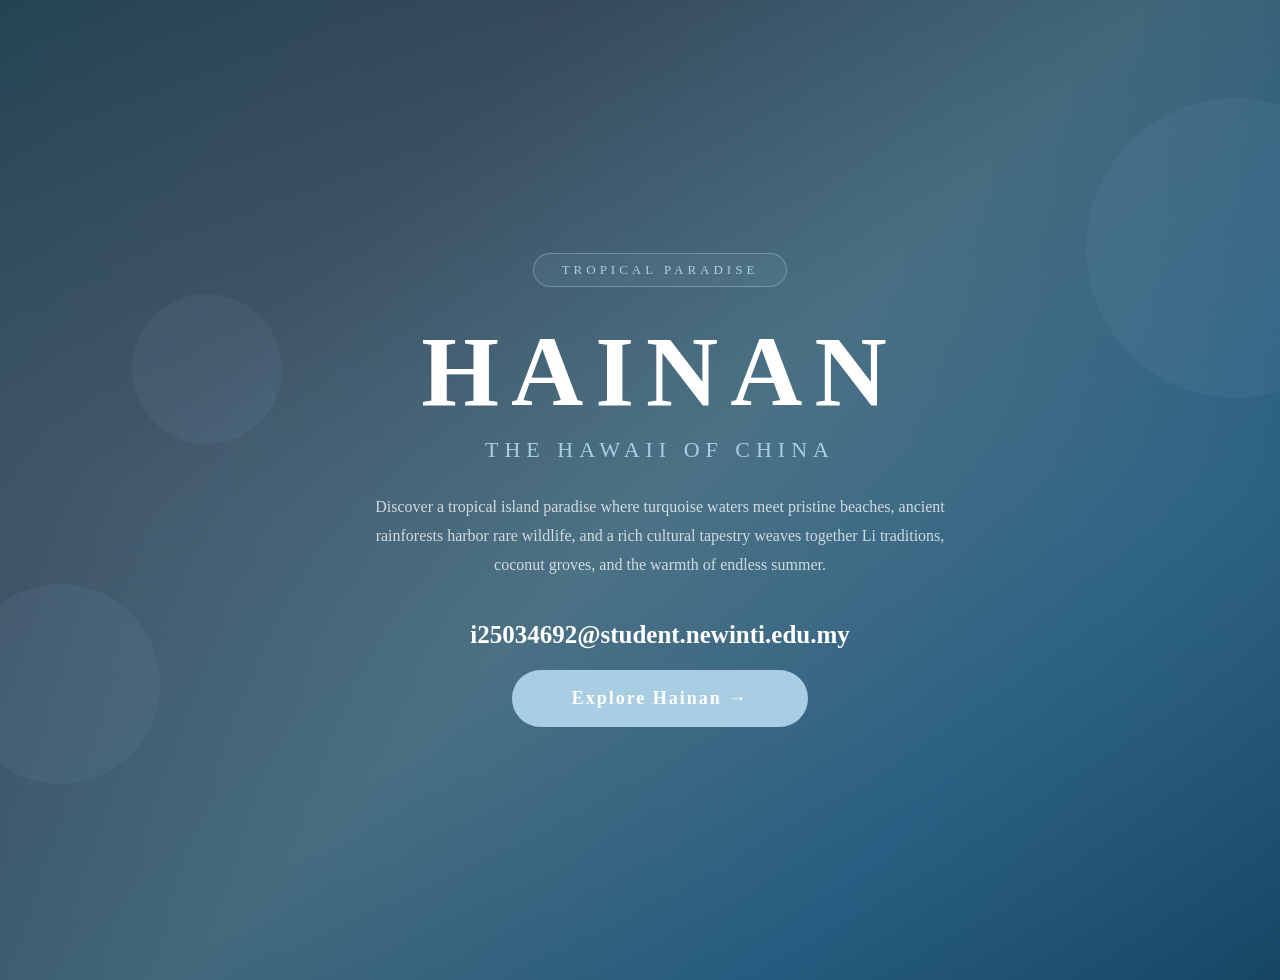
<file: index.html>
<!DOCTYPE html>
<html lang="en">
<head>
<!-- Google tag (gtag.js) -->
<script async src="https://www.googletagmanager.com/gtag/js?id=G-0PM8K6JWMS"></script>
<script>
  window.dataLayer = window.dataLayer || [];
  function gtag(){dataLayer.push(arguments);}
  gtag('js', new Date());

  gtag('config', 'G-0PM8K6JWMS');
</script>
    <meta charset="UTF-8">
    <meta name="viewport" content="width=device-width, initial-scale=1.0">
    <title>Hainan - The Hawaii of China</title>
    <link rel="stylesheet" href="./css/common.css">
    <link rel="stylesheet" href="./css/welcome.css">
</head>
<body>
    <div class="welcome-page">
        <div class="floating-shapes">
            <div class="shape shape-1"></div>
            <div class="shape shape-2"></div>
            <div class="shape shape-3"></div>
        </div>
        <div class="welcome-content">
            <div class="welcome-badge">Tropical Paradise</div>
            <h1 class="welcome-title">HAINAN</h1>
            <p class="welcome-subtitle">The Hawaii of China</p>
            <p class="welcome-desc">
                Discover a tropical island paradise where turquoise waters meet pristine beaches, 
                ancient rainforests harbor rare wildlife, and a rich cultural tapestry weaves together 
                Li traditions, coconut groves, and the warmth of endless summer.
            </p>
            <p style="font-weight: 900;color: white;line-height: 70px;font-size: 25px;">
                i25034692@student.newinti.edu.my
            </p>
            <a href="home.html" class="welcome-btn">Explore Hainan &rarr;</a>
        </div>
    </div>
</body>
</html>
</file>
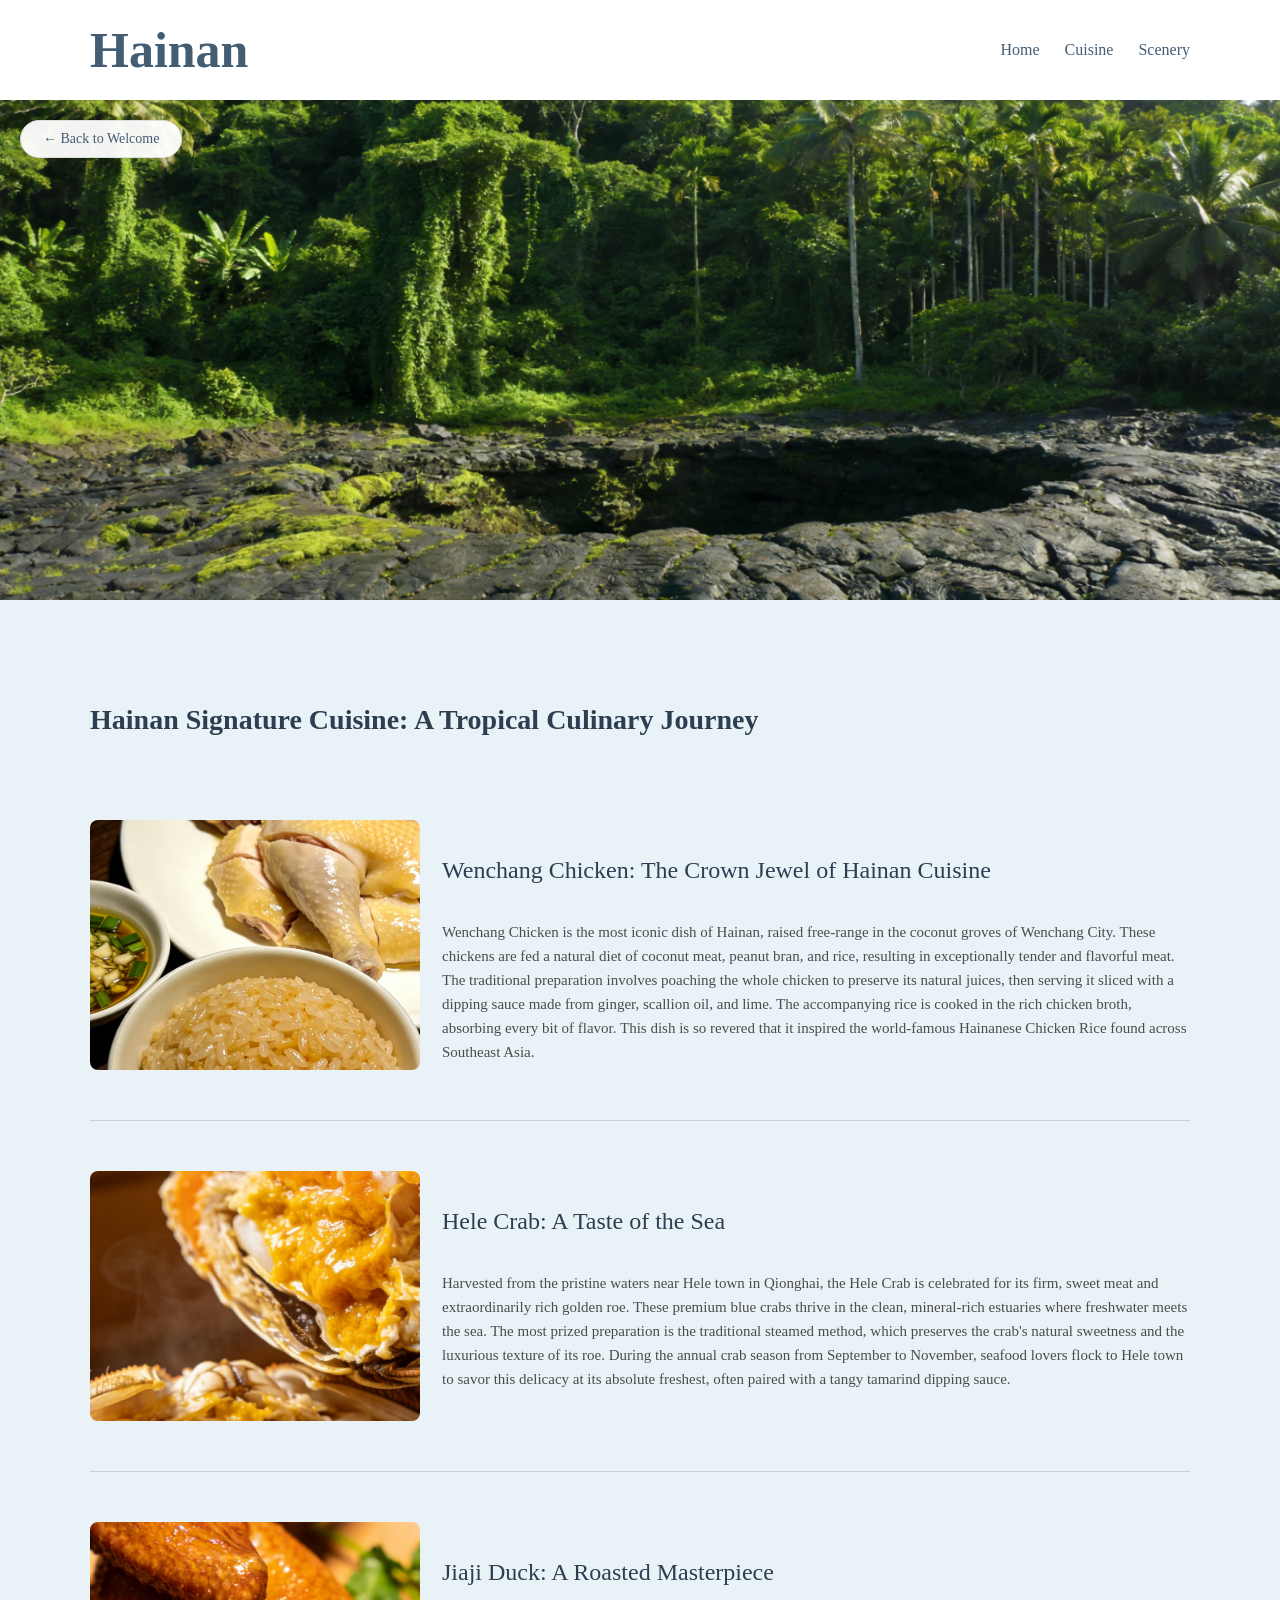
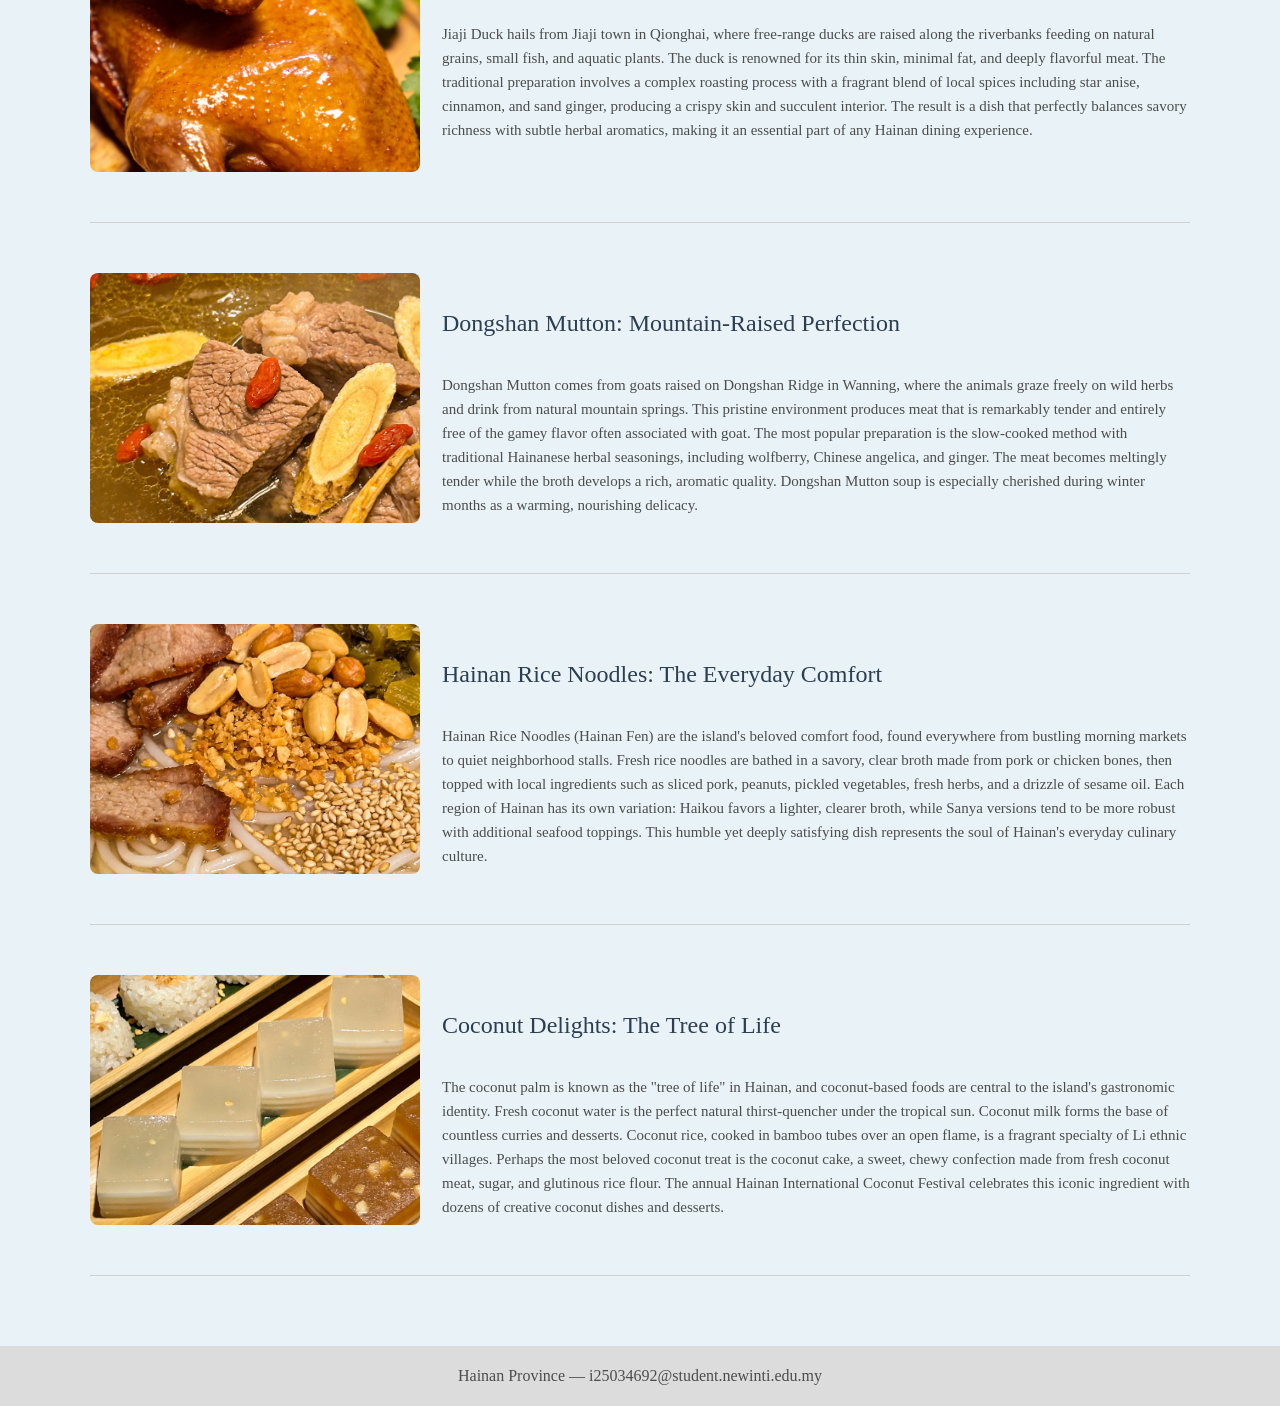
<file: food.html>
<!DOCTYPE html>
<html lang="en">
<head>
    <meta charset="UTF-8">
    <meta name="viewport" content="width=device-width, initial-scale=1.0">
    <title>Hainan - Signature Cuisine</title>
    <link rel="stylesheet" href="./css/common.css">
    <link rel="stylesheet" href="./css/food.css">
</head>
<body>
    <a href="index.html" class="back-btn">&larr; Back to Welcome</a>

    <div class="head">
        <header>
            <h1 class="logo">Hainan</h1>
            <nav>
                <a href="home.html">Home</a><a href="food.html">Cuisine</a><a href="scenery.html">Scenery</a>
            </nav>
        </header>
    </div>

    <div class="banner2"></div>

    <div class="xisu">
        <h1>Hainan Signature Cuisine: A Tropical Culinary Journey</h1>

        <div class="program">
            <img src="./images/f1.png" alt="Wenchang Chicken">
            <div class="program-content">
                <div class="program-title">Wenchang Chicken: The Crown Jewel of Hainan Cuisine</div>
                <div class="program-description">
                    Wenchang Chicken is the most iconic dish of Hainan, raised free-range in the coconut groves of Wenchang City. These chickens are fed a natural diet of coconut meat, peanut bran, and rice, resulting in exceptionally tender and flavorful meat. The traditional preparation involves poaching the whole chicken to preserve its natural juices, then serving it sliced with a dipping sauce made from ginger, scallion oil, and lime. The accompanying rice is cooked in the rich chicken broth, absorbing every bit of flavor. This dish is so revered that it inspired the world-famous Hainanese Chicken Rice found across Southeast Asia.
                </div>
            </div>
        </div>

        <div class="program">
            <img src="./images/f2.png" alt="Hele Crab">
            <div class="program-content">
                <div class="program-title">Hele Crab: A Taste of the Sea</div>
                <div class="program-description">
                    Harvested from the pristine waters near Hele town in Qionghai, the Hele Crab is celebrated for its firm, sweet meat and extraordinarily rich golden roe. These premium blue crabs thrive in the clean, mineral-rich estuaries where freshwater meets the sea. The most prized preparation is the traditional steamed method, which preserves the crab's natural sweetness and the luxurious texture of its roe. During the annual crab season from September to November, seafood lovers flock to Hele town to savor this delicacy at its absolute freshest, often paired with a tangy tamarind dipping sauce.
                </div>
            </div>
        </div>

        <div class="program">
            <img src="./images/f3.png" alt="Jiaji Duck">
            <div class="program-content">
                <div class="program-title">Jiaji Duck: A Roasted Masterpiece</div>
                <div class="program-description">
                    Jiaji Duck hails from Jiaji town in Qionghai, where free-range ducks are raised along the riverbanks feeding on natural grains, small fish, and aquatic plants. The duck is renowned for its thin skin, minimal fat, and deeply flavorful meat. The traditional preparation involves a complex roasting process with a fragrant blend of local spices including star anise, cinnamon, and sand ginger, producing a crispy skin and succulent interior. The result is a dish that perfectly balances savory richness with subtle herbal aromatics, making it an essential part of any Hainan dining experience.
                </div>
            </div>
        </div>

        <div class="program">
            <img src="./images/f4.png" alt="Dongshan Mutton">
            <div class="program-content">
                <div class="program-title">Dongshan Mutton: Mountain-Raised Perfection</div>
                <div class="program-description">
                    Dongshan Mutton comes from goats raised on Dongshan Ridge in Wanning, where the animals graze freely on wild herbs and drink from natural mountain springs. This pristine environment produces meat that is remarkably tender and entirely free of the gamey flavor often associated with goat. The most popular preparation is the slow-cooked method with traditional Hainanese herbal seasonings, including wolfberry, Chinese angelica, and ginger. The meat becomes meltingly tender while the broth develops a rich, aromatic quality. Dongshan Mutton soup is especially cherished during winter months as a warming, nourishing delicacy.
                </div>
            </div>
        </div>

        <div class="program">
            <img src="./images/f5.png" alt="Hainan Rice Noodles">
            <div class="program-content">
                <div class="program-title">Hainan Rice Noodles: The Everyday Comfort</div>
                <div class="program-description">
                    Hainan Rice Noodles (Hainan Fen) are the island's beloved comfort food, found everywhere from bustling morning markets to quiet neighborhood stalls. Fresh rice noodles are bathed in a savory, clear broth made from pork or chicken bones, then topped with local ingredients such as sliced pork, peanuts, pickled vegetables, fresh herbs, and a drizzle of sesame oil. Each region of Hainan has its own variation: Haikou favors a lighter, clearer broth, while Sanya versions tend to be more robust with additional seafood toppings. This humble yet deeply satisfying dish represents the soul of Hainan's everyday culinary culture.
                </div>
            </div>
        </div>

        <div class="program">
            <img src="./images/f6.png" alt="Coconut Delights">
            <div class="program-content">
                <div class="program-title">Coconut Delights: The Tree of Life</div>
                <div class="program-description">
                    The coconut palm is known as the "tree of life" in Hainan, and coconut-based foods are central to the island's gastronomic identity. Fresh coconut water is the perfect natural thirst-quencher under the tropical sun. Coconut milk forms the base of countless curries and desserts. Coconut rice, cooked in bamboo tubes over an open flame, is a fragrant specialty of Li ethnic villages. Perhaps the most beloved coconut treat is the coconut cake, a sweet, chewy confection made from fresh coconut meat, sugar, and glutinous rice flour. The annual Hainan International Coconut Festival celebrates this iconic ingredient with dozens of creative coconut dishes and desserts.
                </div>
            </div>
        </div>
    </div>

    <footer>Hainan Province &mdash; i25034692@student.newinti.edu.my</footer>
</body>
</html>
</file>
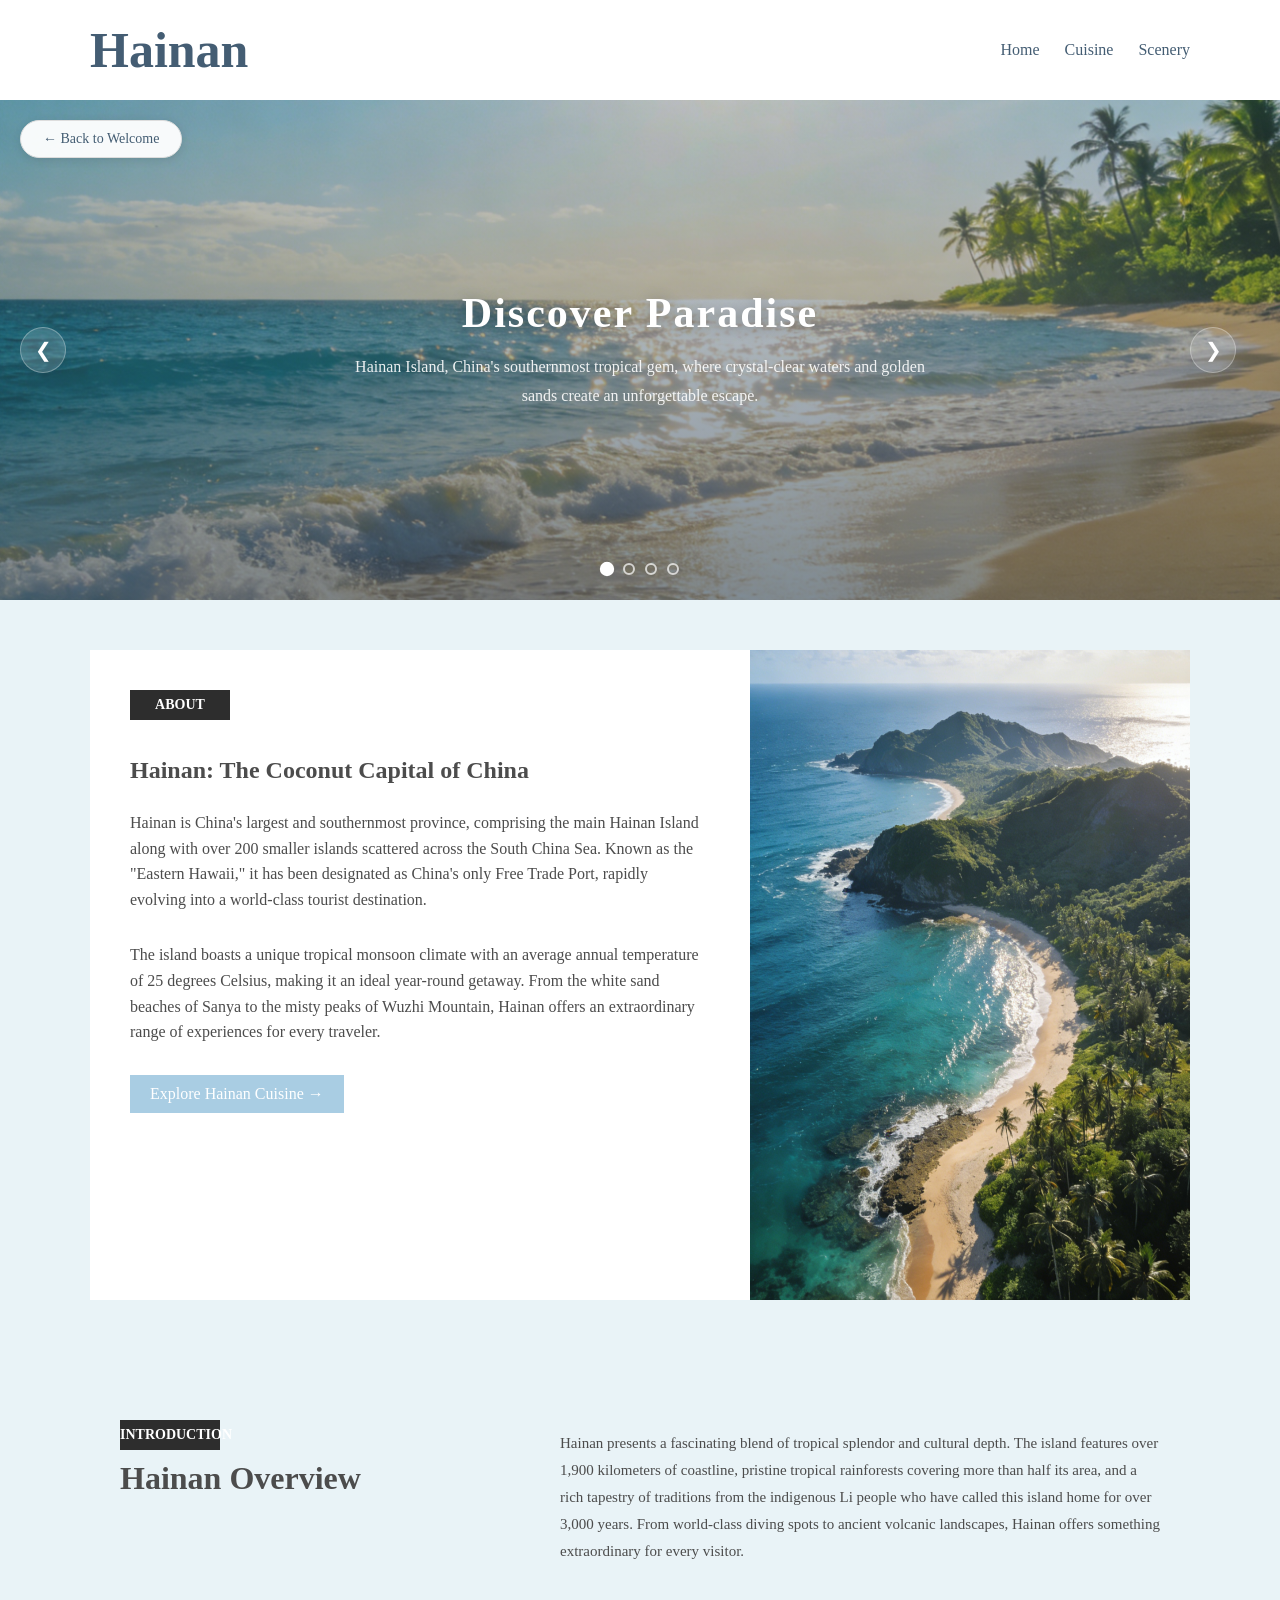
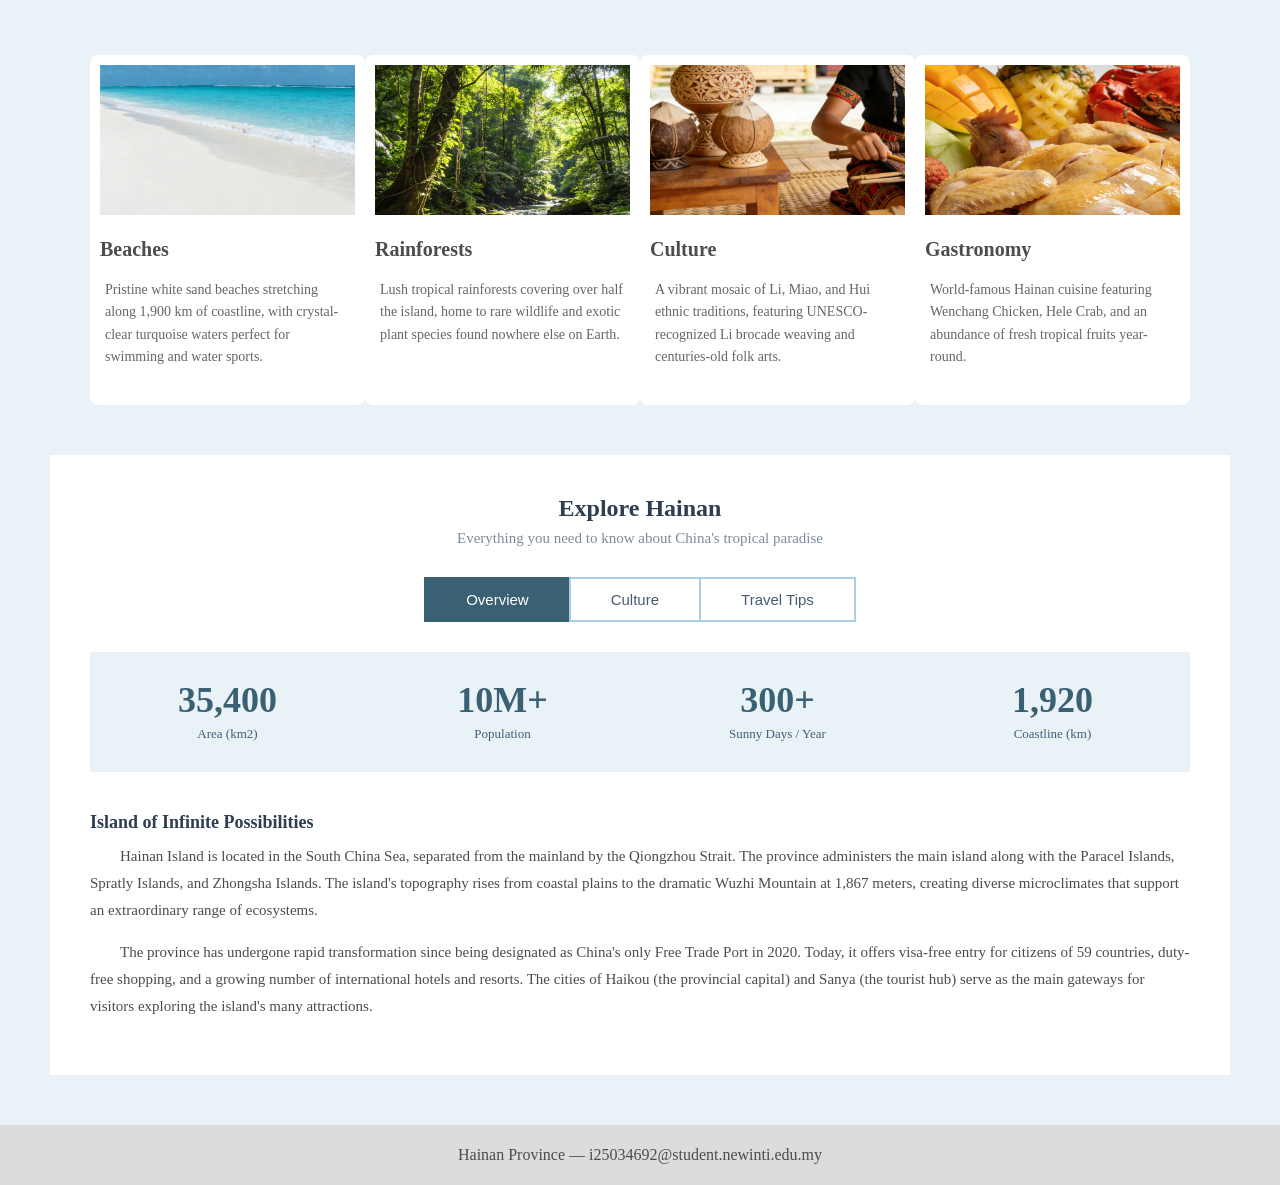
<file: home.html>
<!DOCTYPE html>
<html lang="en">
<head>
    <meta charset="UTF-8">
    <meta name="viewport" content="width=device-width, initial-scale=1.0">
    <title>Hainan - Home</title>
    <link rel="stylesheet" href="./css/common.css">
    <link rel="stylesheet" href="./css/home.css">
</head>
<body>
    <a href="index.html" class="back-btn">&larr; Back to Welcome</a>

    <div class="head">
        <header>
            <h1 class="logo">Hainan</h1>
            <nav>
                <a href="home.html">Home</a><a href="food.html">Cuisine</a><a href="scenery.html">Scenery</a>
            </nav>
        </header>
    </div>

    <div class="carousel">
        <div class="carousel-track" id="carouselTrack">
            <div class="carousel-slide" style="background-image: url(./images/ban1.png);">
                <div class="slide-content">
                    <h2>Discover Paradise</h2>
                    <p>Hainan Island, China's southernmost tropical gem, where crystal-clear waters and golden sands create an unforgettable escape.</p>
                </div>
            </div>
            <div class="carousel-slide" style="background-image: url(./images/ban2.png);">
                <div class="slide-content">
                    <h2>Tropical Wonders</h2>
                    <p>From lush rainforests to volcanic landscapes, Hainan offers breathtaking natural wonders waiting to be explored.</p>
                </div>
            </div>
            <div class="carousel-slide" style="background-image: url(./images/ban3.png);">
                <div class="slide-content">
                    <h2>Rich Cultural Heritage</h2>
                    <p>Experience the vibrant traditions of Li and Miao ethnic groups, ancient pottery, and the timeless art of coconut carving.</p>
                </div>
            </div>
            <div class="carousel-slide" style="background-image: url(./images/ban4.png);">
                <div class="slide-content">
                    <h2>Endless Summer</h2>
                    <p>With year-round sunshine and average temperatures of 25 degrees, Hainan is your perfect year-round getaway destination.</p>
                </div>
            </div>
        </div>
        <div class="carousel-dots" id="carouselDots">
            <button class="carousel-dot active" data-index="0"></button>
            <button class="carousel-dot" data-index="1"></button>
            <button class="carousel-dot" data-index="2"></button>
            <button class="carousel-dot" data-index="3"></button>
        </div>
        <div class="carousel-arrows">
            <button class="carousel-arrow" id="prevBtn">&#10094;</button>
            <button class="carousel-arrow" id="nextBtn">&#10095;</button>
        </div>
    </div>

    <div class="about">
        <div class="content">
            <h2 class="tit">ABOUT</h2>
            <h1>Hainan: The Coconut Capital of China</h1>
            <p>Hainan is China's largest and southernmost province, comprising the main Hainan Island along with over 200 smaller islands scattered across the South China Sea. Known as the "Eastern Hawaii," it has been designated as China's only Free Trade Port, rapidly evolving into a world-class tourist destination.</p>
            <p>The island boasts a unique tropical monsoon climate with an average annual temperature of 25 degrees Celsius, making it an ideal year-round getaway. From the white sand beaches of Sanya to the misty peaks of Wuzhi Mountain, Hainan offers an extraordinary range of experiences for every traveler.</p>
            
            <a href="food.html" class="button">Explore Hainan Cuisine &rarr;</a>
        </div>
        <div class="image">
            <img src="./images/1.png" alt="Hainan Island">
        </div>
    </div>

    <div class="re">
        <div class="rez">
            <h2 class="tit">INTRODUCTION</h2>
            <h1>Hainan Overview</h1>
        </div>
        <div class="ht">
            <p>Hainan presents a fascinating blend of tropical splendor and cultural depth. The island features over 1,900 kilometers of coastline, pristine tropical rainforests covering more than half its area, and a rich tapestry of traditions from the indigenous Li people who have called this island home for over 3,000 years. From world-class diving spots to ancient volcanic landscapes, Hainan offers something extraordinary for every visitor.</p>
        </div>
    </div>
    <div class="clear"></div>

    <div class="gallery">
        <div class="gallery-container">
            <div class="image-container">
                <img src="./images/2.png" alt="Tropical Beach">
                <div class="caption">Beaches</div>
                <p class="desc">Pristine white sand beaches stretching along 1,900 km of coastline, with crystal-clear turquoise waters perfect for swimming and water sports.</p>
            </div>
            <div class="image-container">
                <img src="./images/3.png" alt="Rainforest">
                <div class="caption">Rainforests</div>
                <p class="desc">Lush tropical rainforests covering over half the island, home to rare wildlife and exotic plant species found nowhere else on Earth.</p>
            </div>
            <div class="image-container">
                <img src="./images/4.png" alt="Cultural Heritage">
                <div class="caption">Culture</div>
                <p class="desc">A vibrant mosaic of Li, Miao, and Hui ethnic traditions, featuring UNESCO-recognized Li brocade weaving and centuries-old folk arts.</p>
            </div>
            <div class="image-container">
                <img src="./images/5.png" alt="Gastronomy">
                <div class="caption">Gastronomy</div>
                <p class="desc">World-famous Hainan cuisine featuring Wenchang Chicken, Hele Crab, and an abundance of fresh tropical fruits year-round.</p>
            </div>
        </div>
    </div>

    <div class="tab-section">
        <div class="tab-section-header">
            <h2>Explore Hainan</h2>
            <p>Everything you need to know about China's tropical paradise</p>
        </div>
        <div class="tab-nav">
            <button class="tab-btn active" data-tab="overview">Overview</button>
            <button class="tab-btn" data-tab="culture">Culture</button>
            <button class="tab-btn" data-tab="tips">Travel Tips</button>
        </div>

        <div class="tab-panel active" id="panel-overview">
            <div class="stats-row">
                <div class="stat-card">
                    <div class="stat-number">35,400</div>
                    <div class="stat-label">Area (km2)</div>
                </div>
                <div class="stat-card">
                    <div class="stat-number">10M+</div>
                    <div class="stat-label">Population</div>
                </div>
                <div class="stat-card">
                    <div class="stat-number">300+</div>
                    <div class="stat-label">Sunny Days / Year</div>
                </div>
                <div class="stat-card">
                    <div class="stat-number">1,920</div>
                    <div class="stat-label">Coastline (km)</div>
                </div>
            </div>
            <div class="tab-content-text">
                <h3>Island of Infinite Possibilities</h3>
                <p>Hainan Island is located in the South China Sea, separated from the mainland by the Qiongzhou Strait. The province administers the main island along with the Paracel Islands, Spratly Islands, and Zhongsha Islands. The island's topography rises from coastal plains to the dramatic Wuzhi Mountain at 1,867 meters, creating diverse microclimates that support an extraordinary range of ecosystems.</p>
                <p>The province has undergone rapid transformation since being designated as China's only Free Trade Port in 2020. Today, it offers visa-free entry for citizens of 59 countries, duty-free shopping, and a growing number of international hotels and resorts. The cities of Haikou (the provincial capital) and Sanya (the tourist hub) serve as the main gateways for visitors exploring the island's many attractions.</p>
            </div>
        </div>

        <div class="tab-panel" id="panel-culture">
            <div class="tab-content-text">
                <h3>A Living Cultural Heritage</h3>
                <p>Hainan's cultural identity is shaped by over three millennia of Li civilization, waves of mainland Chinese immigration, and centuries of maritime trade. This unique convergence has produced a cultural landscape unlike anywhere else in China, where ancient animist traditions coexist with Buddhist temples, Confucian academies, and Islamic mosques built by Hui traders centuries ago.</p>
            </div>
            <div class="culture-list">
                <div class="culture-item">
                    <h4>Li Brocade Weaving</h4>
                    <p>A 3,000-year-old textile tradition recognized by UNESCO as Intangible Cultural Heritage. Li women create intricate patterns on backstrap looms using natural dyes, encoding myths and stories into every thread.</p>
                </div>
                <div class="culture-item">
                    <h4>Qiong Opera</h4>
                    <p>Hainan's premier traditional opera, originating in the Ming Dynasty. Performed in the Hainan dialect, it blends elegant melodies with vivid storytelling through song, dance, and drama.</p>
                </div>
                <div class="culture-item">
                    <h4>Coconut Carving</h4>
                    <p>A masterful craft transforming coconut shells into exquisite works of art. Each piece undergoes more than a dozen meticulous processes, blending Li ethnic motifs with marine-inspired designs.</p>
                </div>
                <div class="culture-item">
                    <h4>Danzhou Diaosheng</h4>
                    <p>A vibrant folk singing tradition from Danzhou featuring improvised male-female duets. During festivals, thousands of voices join together in spectacular communal celebrations.</p>
                </div>
                <div class="culture-item">
                    <h4>Li Pottery</h4>
                    <p>An ancient hand-molded pottery technique without a wheel, passed down through generations of Li women. These unglazed vessels preserve one of China's oldest ceramic traditions.</p>
                </div>
                <div class="culture-item">
                    <h4>Folk Festivals</h4>
                    <p>From the March Three Festival of the Li people to Dragon Boat races along coastal villages, Hainan's calendar is filled with celebrations honoring ancient customs.</p>
                </div>
            </div>
        </div>

        <div class="tab-panel" id="panel-tips">
            <div class="tab-content-text">
                <h3>Essential Travel Information</h3>
                <p>Planning a trip to Hainan? Here are the key things you need to know to make the most of your tropical island adventure, from getting there and finding accommodation to choosing the best activities and managing your budget.</p>
            </div>
            <div class="tips-grid">
                <div class="tip-card">
                    <h4>Getting There</h4>
                    <p>Hainan has two international airports: Haikou Meilan (HAK) and Sanya Phoenix (SYX). Direct flights available from Beijing, Shanghai, Guangzhou, and major cities worldwide. High-speed rail connects Haikou and Sanya in about 1.5 hours.</p>
                </div>
                <div class="tip-card">
                    <h4>Best Time to Visit</h4>
                    <p>November to April offers the most comfortable weather with temperatures around 24-28 degrees Celsius. Summer (May-October) brings heat and humidity but also lush greenery and lower hotel prices.</p>
                </div>
                <div class="tip-card">
                    <h4>Where to Stay</h4>
                    <p>Sanya's Yalong Bay for luxury beachfront resorts, Haikou for city convenience and culture, Wanning for surfing, and Boao for a quiet retreat. Budget hostels available in all major towns.</p>
                </div>
                <div class="tip-card">
                    <h4>Must-Try Activities</h4>
                    <p>Surfing at Riyue Bay, diving at Wuzhizhou Island, hiking Wuzhi Mountain, exploring Yanoda Rainforest canopy walkway, and visiting the 108-meter Guanyin statue at Nanshan.</p>
                </div>
                <div class="tip-card">
                    <h4>Duty-Free Shopping</h4>
                    <p>As a Free Trade Port, Hainan offers duty-free shopping on luxury goods, cosmetics, and electronics. Annual duty-free quota is 100,000 RMB per person. Main outlets in Haikou and Sanya.</p>
                </div>
                <div class="tip-card">
                    <h4>Budget Tips</h4>
                    <p>Street food is affordable and delicious, with meals from 15-30 RMB. Public buses connect major towns. Visit during summer for lower hotel rates. Many natural attractions are free or low-cost.</p>
                </div>
            </div>
        </div>
    </div>

    <footer>Hainan Province &mdash; i25034692@student.newinti.edu.my</footer>

    <script>
    (function() {
        var track = document.getElementById('carouselTrack');
        var dots = document.querySelectorAll('.carousel-dot');
        var prevBtn = document.getElementById('prevBtn');
        var nextBtn = document.getElementById('nextBtn');
        var current = 0;
        var total = 4;
        var interval;

        function goTo(index) {
            current = ((index % total) + total) % total;
            track.style.transform = 'translateX(-' + (current * 100) + '%)';
            for (var i = 0; i < dots.length; i++) {
                dots[i].classList.toggle('active', i === current);
            }
        }
        function startAuto() {
            interval = setInterval(function() { goTo(current + 1); }, 4500);
        }
        function resetAuto() {
            clearInterval(interval);
            startAuto();
        }
        prevBtn.addEventListener('click', function() { goTo(current - 1); resetAuto(); });
        nextBtn.addEventListener('click', function() { goTo(current + 1); resetAuto(); });
        for (var i = 0; i < dots.length; i++) {
            (function(idx) {
                dots[idx].addEventListener('click', function() { goTo(idx); resetAuto(); });
            })(i);
        }
        startAuto();

        var tabBtns = document.querySelectorAll('.tab-btn');
        var panels = document.querySelectorAll('.tab-panel');
        for (var j = 0; j < tabBtns.length; j++) {
            (function(btn) {
                btn.addEventListener('click', function() {
                    for (var k = 0; k < tabBtns.length; k++) tabBtns[k].classList.remove('active');
                    btn.classList.add('active');
                    for (var m = 0; m < panels.length; m++) panels[m].classList.remove('active');
                    document.getElementById('panel-' + btn.getAttribute('data-tab')).classList.add('active');
                });
            })(tabBtns[j]);
        }
    })();
    </script>
</body>
</html>
</file>
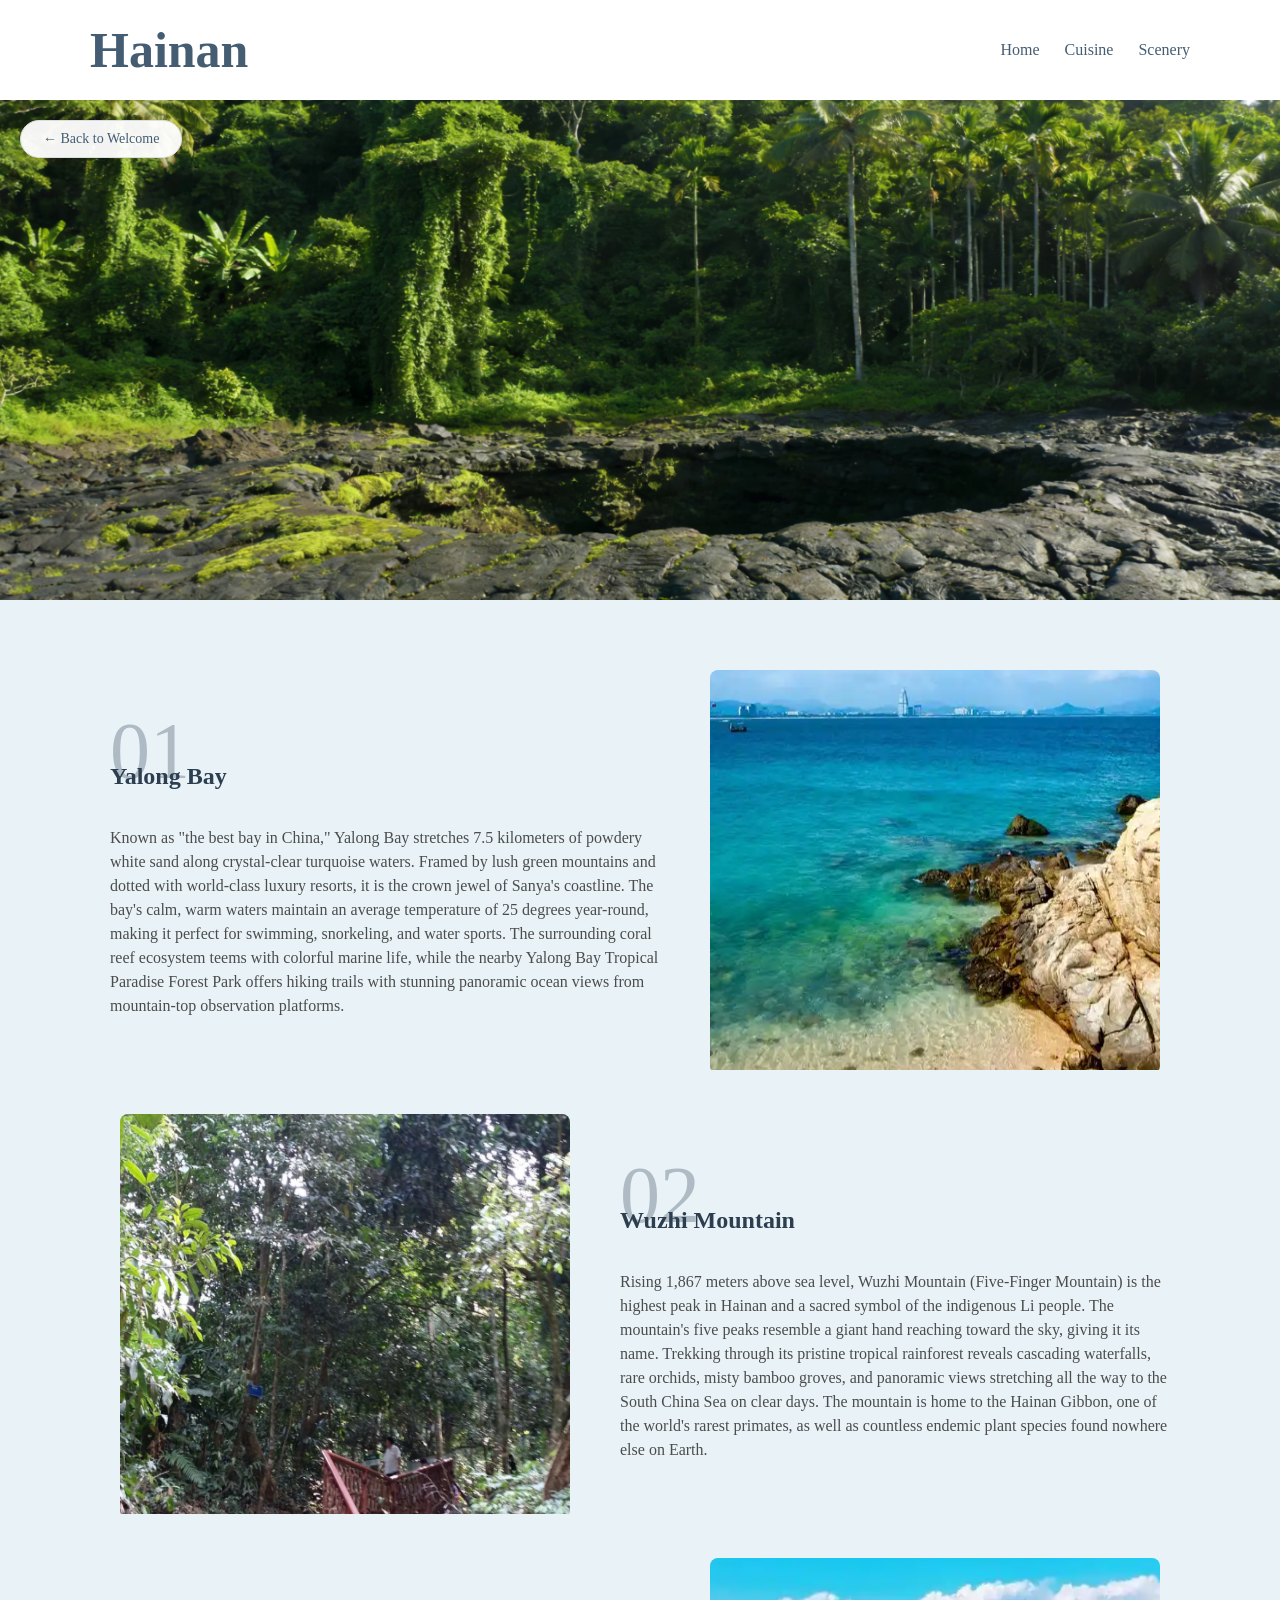
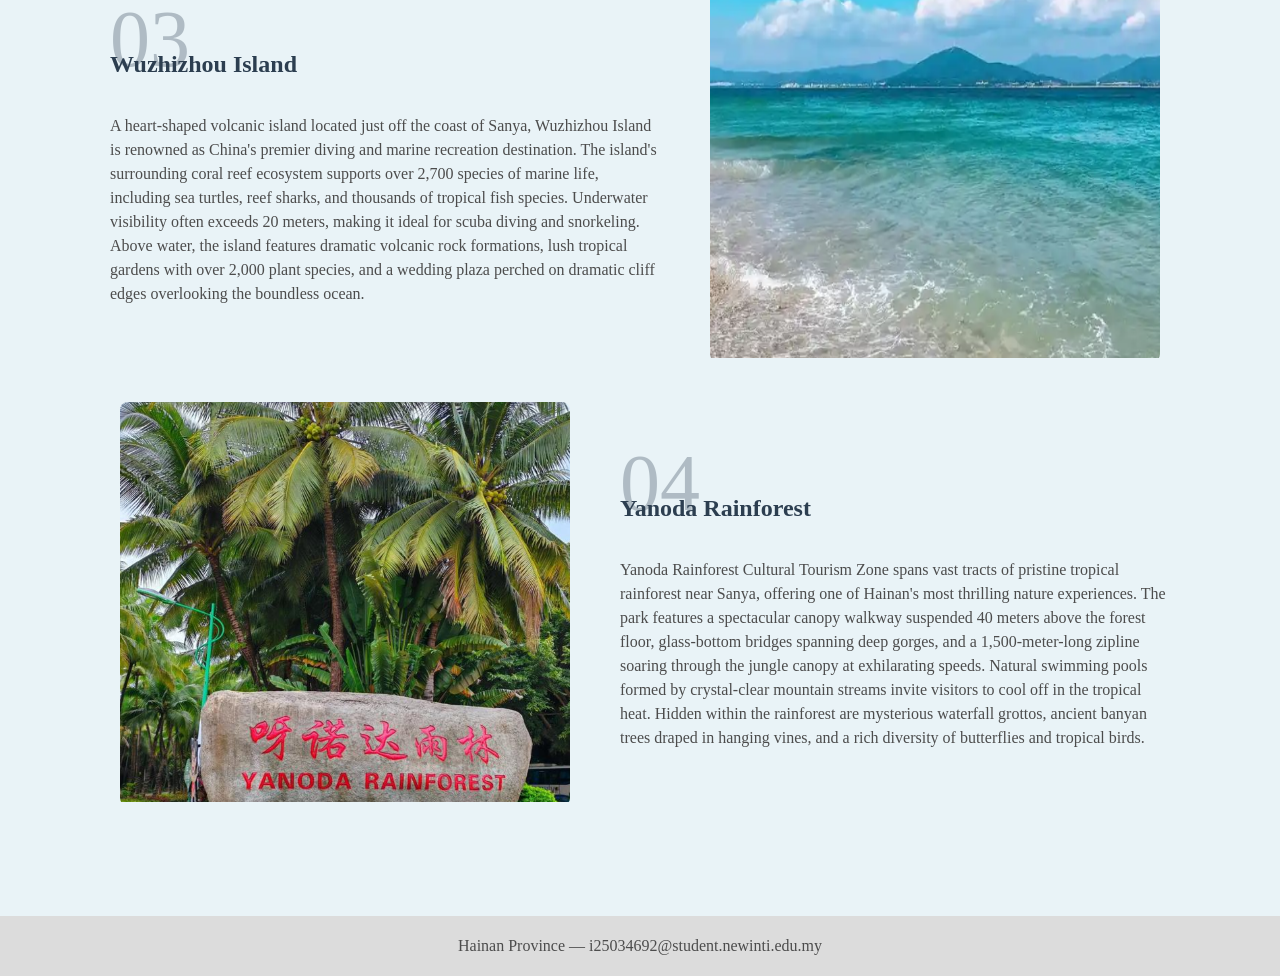
<file: scenery.html>
<!DOCTYPE html>
<html lang="en">
<head>
    <meta charset="UTF-8">
    <meta name="viewport" content="width=device-width, initial-scale=1.0">
    <title>Hainan - Scenic Spots</title>
    <link rel="stylesheet" href="./css/common.css">
    <link rel="stylesheet" href="./css/scenery.css">
</head>
<body>
    <a href="index.html" class="back-btn">&larr; Back to Welcome</a>

    <div class="head">
        <header>
            <h1 class="logo">Hainan</h1>
            <nav>
                <a href="home.html">Home</a><a href="food.html">Cuisine</a><a href="scenery.html">Scenery</a>
            </nav>
        </header>
    </div>

    <div class="banner2"></div>

    <div class="fengguang">
        <div class="section">
            <div class="content">
                <span class="number">01</span>
                <h2>Yalong Bay</h2>
                <p>Known as "the best bay in China," Yalong Bay stretches 7.5 kilometers of powdery white sand along crystal-clear turquoise waters. Framed by lush green mountains and dotted with world-class luxury resorts, it is the crown jewel of Sanya's coastline. The bay's calm, warm waters maintain an average temperature of 25 degrees year-round, making it perfect for swimming, snorkeling, and water sports. The surrounding coral reef ecosystem teems with colorful marine life, while the nearby Yalong Bay Tropical Paradise Forest Park offers hiking trails with stunning panoramic ocean views from mountain-top observation platforms.</p>
            </div>
            <div class="image-container">
                <img src="./images/j1.png" alt="Yalong Bay">
                <div class="overlay">Yalong Bay: China's finest beach</div>
            </div>
        </div>

        <div class="section">
            <div class="image-container">
                <img src="./images/j2.png" alt="Wuzhi Mountain">
                <div class="overlay">Wuzhi Mountain: The Roof of Hainan</div>
            </div>
            <div class="content">
                <span class="number">02</span>
                <h2>Wuzhi Mountain</h2>
                <p>Rising 1,867 meters above sea level, Wuzhi Mountain (Five-Finger Mountain) is the highest peak in Hainan and a sacred symbol of the indigenous Li people. The mountain's five peaks resemble a giant hand reaching toward the sky, giving it its name. Trekking through its pristine tropical rainforest reveals cascading waterfalls, rare orchids, misty bamboo groves, and panoramic views stretching all the way to the South China Sea on clear days. The mountain is home to the Hainan Gibbon, one of the world's rarest primates, as well as countless endemic plant species found nowhere else on Earth.</p>
            </div>
        </div>

        <div class="section">
            <div class="content">
                <span class="number">03</span>
                <h2>Wuzhizhou Island</h2>
                <p>A heart-shaped volcanic island located just off the coast of Sanya, Wuzhizhou Island is renowned as China's premier diving and marine recreation destination. The island's surrounding coral reef ecosystem supports over 2,700 species of marine life, including sea turtles, reef sharks, and thousands of tropical fish species. Underwater visibility often exceeds 20 meters, making it ideal for scuba diving and snorkeling. Above water, the island features dramatic volcanic rock formations, lush tropical gardens with over 2,000 plant species, and a wedding plaza perched on dramatic cliff edges overlooking the boundless ocean.</p>
            </div>
            <div class="image-container">
                <img src="./images/j3.png" alt="Wuzhizhou Island">
                <div class="overlay">Wuzhizhou Island: Diver's paradise</div>
            </div>
        </div>

        <div class="section">
            <div class="image-container">
                <img src="./images/j4.png" alt="Yanoda Rainforest">
                <div class="overlay">Yanoda: Adventure in the treetops</div>
            </div>
            <div class="content">
                <span class="number">04</span>
                <h2>Yanoda Rainforest</h2>
                <p>Yanoda Rainforest Cultural Tourism Zone spans vast tracts of pristine tropical rainforest near Sanya, offering one of Hainan's most thrilling nature experiences. The park features a spectacular canopy walkway suspended 40 meters above the forest floor, glass-bottom bridges spanning deep gorges, and a 1,500-meter-long zipline soaring through the jungle canopy at exhilarating speeds. Natural swimming pools formed by crystal-clear mountain streams invite visitors to cool off in the tropical heat. Hidden within the rainforest are mysterious waterfall grottos, ancient banyan trees draped in hanging vines, and a rich diversity of butterflies and tropical birds.</p>
            </div>
        </div>

      
    </div>

    <footer>Hainan Province &mdash; i25034692@student.newinti.edu.my</footer>
</body>
</html>
</file>
<file: css/common.css>
* {
    margin: 0;
    padding: 0;
}

body {
    font-family: '宋体';
    color: rgb(76, 76, 76);
    background-color: #e9f3f7;
}

.head {
    height: 100px;
    background-color: white;
}

header {
    width: 1100px;
    height: 100px;
    margin: auto;
    color: white;
    line-height: 100px;
}

.logo {
    float: left;
    font-size: 50px;
    font-family: '华文行楷';
    color: #445D73;
}

nav {
    float: right;
}

nav a {
    text-decoration: none;
    color: #445D73;
    margin-left: 25px;
}

.banner {
    width: 100%;
    height: 500px;
    background: url(../images/ban1.png);
    background-size: 100% 100%;
}

.clear {
    clear: both;
}

footer {
    text-align: center;
    line-height: 60px;
    background-color: gainsboro;
}

.banner2 {
    width: 100%;
    height: 500px;
    background: url(../images/ban2.png);
    background-size: 100% 100%;
}

.btn {
    text-align: center;
    margin: 50px auto;
}

.btn button {
    background-color: #2C3E50;
    color: white;
    padding: 20px 60px;
    margin: 0 20px;
}

.back-btn {
    position: fixed;
    top: 120px;
    left: 20px;
    z-index: 1000;
    padding: 10px 22px;
    background: rgba(255, 255, 255, 0.95);
    color: #445D73;
    border: 1px solid #ddd;
    text-decoration: none;
    font-size: 14px;
    transition: all 0.3s ease;
    box-shadow: 0 2px 10px rgba(0, 0, 0, 0.1);
    border-radius: 20px;
}

.back-btn:hover {
    background: #445D73;
    color: white;
    border-color: #445D73;
}

@media (max-width: 1100px) {
    header {
        width: 95%;
    }
    .about,
    .re,
    .xisu,
    .fengguang,
    .gallery-container,
    .detail,
    .container {
        width: 95%;
    }
    .re {
        height: auto;
    }
    .ht {
        width: 50%;
    }
}

@media (max-width: 768px) {
    .head {
        height: auto;
    }
    header {
        width: 100%;
        height: auto;
        line-height: 50px;
        padding: 15px 20px;
    }
    .logo {
        float: none;
        font-size: 36px;
        line-height: 50px;
    }
    nav {
        float: none;
        text-align: center;
        clear: both;
    }
    nav a {
        margin: 0 12px;
    }
    .banner,
    .banner2 {
        height: 250px;
    }
    .about {
        width: 95%;
        height: auto;
    }
    .about .content {
        width: 100%;
        float: none;
    }
    .about .image {
        width: 100%;
        float: none;
    }
    .about .image img {
        height: 300px;
    }
    .re {
        height: auto;
        width: 95%;
    }
    .rez {
        float: none;
        margin: 30px 0 0 20px;
    }
    .ht {
        width: 100%;
        float: none;
        margin: 20px 0 30px 20px;
        line-height: 1.8;
    }
    .gallery-container {
        width: 95%;
        flex-direction: column;
    }
    .gallery .image-container {
        width: 100%;
        margin-bottom: 15px;
    }
    .image-container {
        height: 280px;
    }
    .image-container img {
        height: 120px;
    }
    .section {
        flex-direction: column;
    }
    .section .content {
        width: 100%;
    }
    .image-container {
        width: 100%;
    }
    .program {
        height: auto;
        padding: 20px 0;
    }
    .program img {
        width: 100%;
        height: 200px;
        float: none;
        margin-right: 0;
        margin-bottom: 15px;
    }
    .program-content {
        width: 100%;
        float: none;
    }
    .program-title {
        line-height: 1.6;
    }
    .detail {
        width: 95%;
    }
    .yange {
        width: 100%;
        float: none;
    }
    .back-btn {
        top: auto;
        bottom: 20px;
        left: 50%;
        transform: translateX(-50%);
    }
    .features {
        padding: 15px;
    }
}
</file>
<file: css/welcome.css>
.welcome-page {
    width: 100%;
    height: 100vh;
    display: flex;
    flex-direction: column;
    align-items: center;
    justify-content: center;
    background: linear-gradient(135deg, #1a3a4a 0%, #2C3E50 25%, #3A6073 50%, #1a5276 75%, #0e3d5c 100%);
    text-align: center;
    padding: 40px 20px;
    position: relative;
    overflow: hidden;
}

.welcome-page::before {
    content: '';
    position: absolute;
    top: -50%;
    left: -50%;
    width: 200%;
    height: 200%;
    background: radial-gradient(ellipse at 30% 50%, rgba(169,205,227,0.15) 0%, transparent 60%),
                radial-gradient(ellipse at 70% 50%, rgba(169,205,227,0.1) 0%, transparent 60%);
    animation: welcomeGlow 8s ease-in-out infinite alternate;
}

@keyframes welcomeGlow {
    0% { transform: translate(0, 0) scale(1); }
    100% { transform: translate(-30px, -20px) scale(1.05); }
}

.welcome-content {
    position: relative;
    z-index: 2;
    max-width: 800px;
}

.welcome-badge {
    display: inline-block;
    padding: 8px 28px;
    border: 1px solid rgba(169,205,227,0.4);
    color: #A9CDE3;
    font-size: 13px;
    letter-spacing: 4px;
    text-transform: uppercase;
    margin-bottom: 30px;
    background: rgba(169,205,227,0.08);
    border-radius: 20px;
}

.welcome-title {
    font-size: 100px;
    font-weight: bold;
    color: white;
    letter-spacing: 12px;
    line-height: 1.1;
    margin-bottom: 10px;
}

.welcome-subtitle {
    font-size: 22px;
    color: #A9CDE3;
    font-weight: 300;
    letter-spacing: 6px;
    margin-bottom: 30px;
    text-transform: uppercase;
}

.welcome-desc {
    font-size: 16px;
    color: rgba(255,255,255,0.75);
    line-height: 1.8;
    max-width: 600px;
    margin: 0 auto 20px;
}

.welcome-btn {
    display: inline-block;
    padding: 18px 60px;
    background: #A9CDE3;
    color: white;
    text-decoration: none;
    font-size: 18px;
    font-weight: bold;
    letter-spacing: 2px;
    transition: all 0.3s ease;
    border: none;
    cursor: pointer;
    border-radius: 30px;
}

.welcome-btn:hover {
    background: #7ca4bd;
    transform: translateY(-3px);
}

.floating-shapes {
    position: absolute;
    width: 100%;
    height: 100%;
    top: 0;
    left: 0;
    pointer-events: none;
    z-index: 1;
}

.shape {
    position: absolute;
    opacity: 0.06;
    background: #A9CDE3;
}

.shape-1 {
    width: 300px;
    height: 300px;
    top: 10%;
    right: -5%;
    border-radius: 50%;
    animation: float1 12s ease-in-out infinite;
}

.shape-2 {
    width: 200px;
    height: 200px;
    bottom: 20%;
    left: -3%;
    border-radius: 50%;
    animation: float2 10s ease-in-out infinite;
}

.shape-3 {
    width: 150px;
    height: 150px;
    top: 30%;
    left: 10%;
    border-radius: 50%;
    animation: float3 14s ease-in-out infinite;
}

@keyframes float1 {
    0%, 100% { transform: translate(0, 0); }
    50% { transform: translate(-30px, 20px); }
}

@keyframes float2 {
    0%, 100% { transform: translate(0, 0); }
    50% { transform: translate(20px, -30px); }
}

@keyframes float3 {
    0%, 100% { transform: translate(0, 0); }
    50% { transform: translate(-15px, -25px); }
}

@media (max-width: 768px) {
    .welcome-title {
        font-size: 56px;
        letter-spacing: 6px;
    }
    .welcome-subtitle {
        font-size: 16px;
        letter-spacing: 3px;
    }
    .welcome-btn {
        padding: 14px 40px;
        font-size: 15px;
    }
    .welcome-email {
        bottom: 25px;
        font-size: 11px;
    }
}
</file>
<file: css/food.css>
.xisu {
    width: 1100px;
    margin: 50px auto;
    padding: 20px;
}

.xisu h1 {
    line-height: 100px;
    font-size: 28px;
    color: #2C3E50;
}

.program {
    border-bottom: 1px solid rgb(209, 208, 208);
    padding: 50px 0;
    height: 250px;
}

.program img {
    width: 30%;
    height: 250px;
    float: left;
    margin-right: 20px;
    object-fit: cover;
    border-radius: 8px;
}

.program-content {
    width: 68%;
    float: right;
}

.program-title {
    font-size: 1.5em;
    line-height: 100px;
    color: #2C3E50;
}

.program-description {
    line-height: 1.6;
    font-size: 15px;
}

@media (max-width: 1100px) {
    .xisu {
        width: 95%;
    }
}

@media (max-width: 768px) {
    .program {
        height: auto;
        padding: 20px 0;
    }
    .program img {
        width: 100%;
        height: 200px;
        float: none;
        margin-right: 0;
        margin-bottom: 15px;
    }
    .program-content {
        width: 100%;
        float: none;
    }
    .program-title {
        line-height: 1.6;
    }
}
</file>
<file: css/home.css>
.about {
    width: 1100px;
    height: 650px;
    margin: 50px auto;
    background-color: white;
}

.about .content {
    padding: 40px;
    width: 52%;
    float: left;
}

.tit {
    width: 100px;
    text-align: center;
    line-height: 30px;
    background-color: rgb(45, 45, 45);
    font-size: 14px;
    color: white;
    margin-bottom: 10px;
}

.about h1 {
    font-size: 24px;
    line-height: 80px;
}

.about p {
    line-height: 1.6;
    margin-bottom: 30px;
}

.button {
    display: inline-block;
    background-color: #A9CDE3;
    color: white;
    padding: 10px 20px;
    text-decoration: none;
    transition: background-color 0.3s ease;
}

.button:hover {
    background-color: #7ca4bd;
}

.about .image {
    width: 40%;
    float: right;
    position: relative;
}

.about .image img {
    width: 100%;
    height: 650px;
}

.re {
    width: 1100px;
    margin: 50px auto;
    padding: 20px;
}

.rez {
    float: left;
    margin: 50px 0;
    margin-left: 30px;
}

.ht {
    width: 600px;
    margin: 60px 0;
    float: right;
    margin-right: 30px;
    line-height: 1.8;
}

.ht p {
    font-size: 15px;
}

.gallery-container {
    display: flex;
    justify-content: space-between;
    width: 1100px;
    margin: auto;
}

.gallery {
    margin-top: 30px;
}

.gallery .image-container {
    width: 23%;
    box-sizing: border-box;
}

.gallery .image-container {
    width: 100%;
    background-color: white;
    padding: 10px;
    height: 350px;
    position: relative;
    overflow: hidden;
    border-radius: 8px;
}

.gallery .image-container img {
    width: 100%;
    height: 150px;
}

.gallery .caption {
    line-height: 60px;
    font-weight: 900;
    font-size: 20px;
}

.gallery .image-container .desc {
    font-size: 14px;
    line-height: 1.6;
    color: #666;
    padding: 0 5px;
}

.carousel {
    width: 100%;
    height: 500px;
    position: relative;
    overflow: hidden;
}

.carousel-track {
    display: flex;
    height: 100%;
    transition: transform 0.7s ease;
}

.carousel-slide {
    min-width: 100%;
    height: 100%;
    background-size: 100% 100%;
    background-position: center;
    display: flex;
    align-items: center;
    justify-content: center;
}

.carousel-slide::after {
    content: '';
    position: absolute;
    inset: 0;
    background: linear-gradient(180deg, rgba(44, 62, 80, 0.2) 0%, rgba(44, 62, 80, 0.6) 100%);
}

.carousel-slide {
    position: relative;
}

.slide-content {
    position: relative;
    z-index: 2;
    text-align: center;
    color: white;
    padding: 20px;
}

.slide-content h2 {
    font-size: 42px;
    margin-bottom: 16px;
    text-shadow: 0 2px 15px rgba(0, 0, 0, 0.3);
    letter-spacing: 2px;
}

.slide-content p {
    font-size: 16px;
    max-width: 600px;
    margin: 0 auto;
    line-height: 1.8;
    opacity: 0.9;
}

.carousel-dots {
    position: absolute;
    bottom: 25px;
    left: 50%;
    transform: translateX(-50%);
    z-index: 10;
    display: flex;
    gap: 10px;
}

.carousel-dot {
    width: 12px;
    height: 12px;
    border: 2px solid rgba(255, 255, 255, 0.7);
    background: transparent;
    cursor: pointer;
    transition: all 0.3s ease;
    border-radius: 50%;
}

.carousel-dot.active {
    background: white;
    transform: scale(1.2);
}

.carousel-arrows {
    position: absolute;
    top: 50%;
    transform: translateY(-50%);
    width: 95%;
    display: flex;
    justify-content: space-between;
    padding: 0 20px;
    z-index: 10;
    pointer-events: none;
}

.carousel-arrow {
    width: 46px;
    height: 46px;
    background: rgba(255, 255, 255, 0.15);
    border: 1px solid rgba(255, 255, 255, 0.3);
    display: flex;
    align-items: center;
    justify-content: center;
    cursor: pointer;
    pointer-events: all;
    transition: all 0.3s ease;
    color: white;
    font-size: 20px;
    border-radius: 50%;
}

.carousel-arrow:hover {
    background: rgba(255, 255, 255, 0.3);
}

.tab-section {
    width: 1100px;
    margin: 50px auto;
    background-color: white;
    padding: 40px;
}

.tab-section-header {
    text-align: center;
    margin-bottom: 30px;
}

.tab-section-header h2 {
    font-size: 24px;
    color: #2C3E50;
    margin-bottom: 8px;
}

.tab-section-header p {
    color: #445D73;
    opacity: 0.7;
    font-size: 15px;
}

.tab-nav {
    display: flex;
    justify-content: center;
    gap: 0;
    margin-bottom: 30px;
}

.tab-btn {
    padding: 12px 40px;
    border: 2px solid #A9CDE3;
    border-right: none;
    background: transparent;
    color: #445D73;
    font-size: 15px;
    cursor: pointer;
    transition: all 0.3s ease;
}

.tab-btn:last-child {
    border-right: 2px solid #A9CDE3;
}

.tab-btn.active {
    background: #3A6073;
    color: white;
    border-color: #3A6073;
}

.tab-btn:hover:not(.active) {
    background: rgba(169, 205, 227, 0.2);
}

.tab-panel {
    display: none;
    animation: tabFadeIn 0.4s ease;
}

.tab-panel.active {
    display: block;
}

@keyframes tabFadeIn {
    from { opacity: 0; transform: translateY(10px); }
    to { opacity: 1; transform: translateY(0); }
}

.stats-row {
    display: flex;
    justify-content: space-between;
    margin-bottom: 40px;
}

.stat-card {
    width: 23%;
    text-align: center;
    padding: 30px 15px;
    background-color: #e9f3f7;
}

.stat-number {
    font-size: 36px;
    font-weight: bold;
    color: #3A6073;
    line-height: 1;
    margin-bottom: 8px;
}

.stat-label {
    font-size: 13px;
    color: #445D73;
}

.tab-content-text p {
    font-size: 15px;
    line-height: 1.8;
    text-indent: 2em;
    margin-bottom: 15px;
}

.tab-content-text h3 {
    font-size: 18px;
    color: #2C3E50;
    margin: 25px 0 10px;
}

.culture-list {
    display: flex;
    flex-wrap: wrap;
    gap: 15px;
    margin-top: 15px;
}

.culture-item {
    width: 45%;
    padding: 20px;
    background: #f5f9fb;
}

.culture-item h4 {
    font-size: 16px;
    color: #2C3E50;
    margin-bottom: 8px;
}

.culture-item p {
    font-size: 13px;
    line-height: 1.6;
    color: #445D73;
}

.tips-grid {
    display: flex;
    flex-wrap: wrap;
    gap: 15px;
    margin-top: 15px;
}

.tip-card {
    width: 45%;
    padding: 20px;
    background: #f5f9fb;
}

.tip-card h4 {
    font-size: 16px;
    color: #2C3E50;
    margin-bottom: 8px;
    border-bottom: 1px solid #ddd;
    padding-bottom: 8px;
}

.tip-card p {
    font-size: 14px;
    line-height: 1.7;
    color: #445D73;
}

@media (max-width: 1100px) {
    .about,
    .re,
    .tab-section,
    .gallery-container {
        width: 95%;
    }
}

@media (max-width: 768px) {
    .carousel,
    .banner {
        height: 280px;
    }
    .slide-content h2 {
        font-size: 24px;
    }
    .slide-content p {
        font-size: 13px;
    }
    .carousel-arrow {
        width: 36px;
        height: 36px;
        font-size: 16px;
    }
    .about {
        height: auto;
        width: 95%;
    }
    .about .content {
        width: 100%;
        float: none;
    }
    .about .image {
        width: 100%;
        float: none;
    }
    .about .image img {
        height: 250px;
    }
    .re {
        width: 95%;
    }
    .rez {
        float: none;
        margin: 20px 0 0 15px;
    }
    .ht {
        width: 100%;
        float: none;
        margin: 15px 0 20px 15px;
        line-height: 1.8;
    }
    .gallery-container {
        width: 95%;
        flex-direction: column;
    }
    .gallery .image-container {
        width: 100%;
        margin-bottom: 10px;
        height: 280px;
    }
    .gallery .image-container img {
        height: 110px;
    }
    .tab-section {
        width: 95%;
        padding: 20px;
    }
    .tab-btn {
        padding: 10px 20px;
        font-size: 13px;
    }
    .stats-row {
        flex-direction: column;
    }
    .stat-card {
        width: 100%;
    }
    .culture-item,
    .tip-card {
        width: 100%;
    }
}
</file>
<file: css/scenery.css>
.fengguang {
    width: 1100px;
    margin: 50px auto;
    padding: 20px;
}

.section {
    display: flex;
    align-items: center;
    justify-content: space-between;
    margin-bottom: 40px;
}

.number {
    font-size: 80px;
    opacity: 0.3;
    position: absolute;
    top: 0px;
    left: 20px;
    color: #2C3E50;
}

.section .content {
    width: 50%;
    padding: 20px;
    position: relative;
}

.section .content h2 {
    font-size: 24px;
    line-height: 100px;
    color: #2C3E50;
}

.section .content p {
    font-size: 16px;
    line-height: 1.5;
}

.section img {
    width: 100%;
    height: 400px;
    transition: transform 0.3s ease;
}

.image-container {
    position: relative;
    width: 450px;
    margin: 0 auto;
    overflow: hidden;
    border-radius: 8px;
}

.overlay {
    position: absolute;
    top: 0;
    left: 0;
    width: 100%;
    height: 100%;
    background-color: rgba(0, 0, 0, 0.5);
    color: white;
    display: flex;
    align-items: center;
    justify-content: center;
    font-size: 20px;
    font-weight: bold;
    opacity: 0;
    transition: opacity 0.3s ease;
    text-align: center;
    padding: 20px;
}

.image-container:hover .overlay {
    opacity: 1;
}

@media (max-width: 1100px) {
    .fengguang {
        width: 95%;
    }
}

@media (max-width: 768px) {
    .section {
        flex-direction: column;
    }
    .section .content {
        width: 100%;
    }
    .image-container {
        width: 100%;
    }
    .section img {
        height: 250px;
    }
}
</file>
